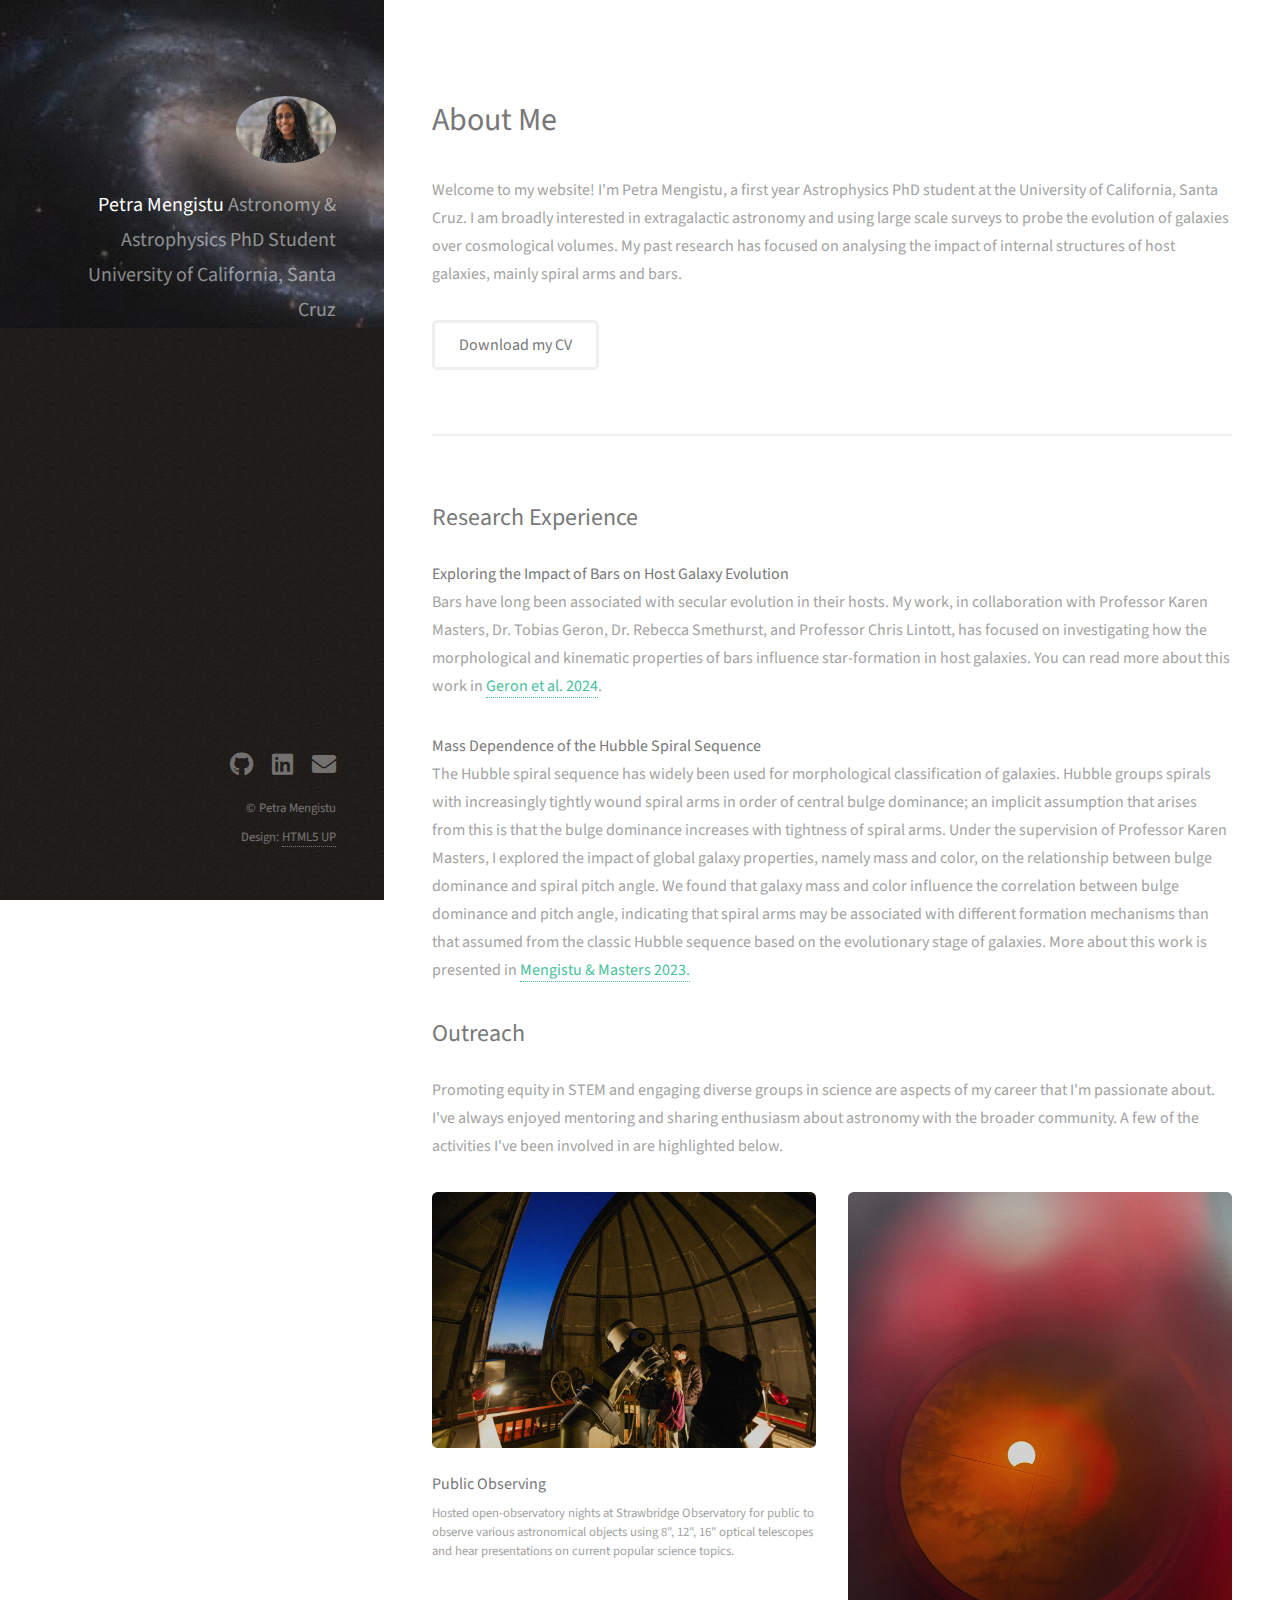
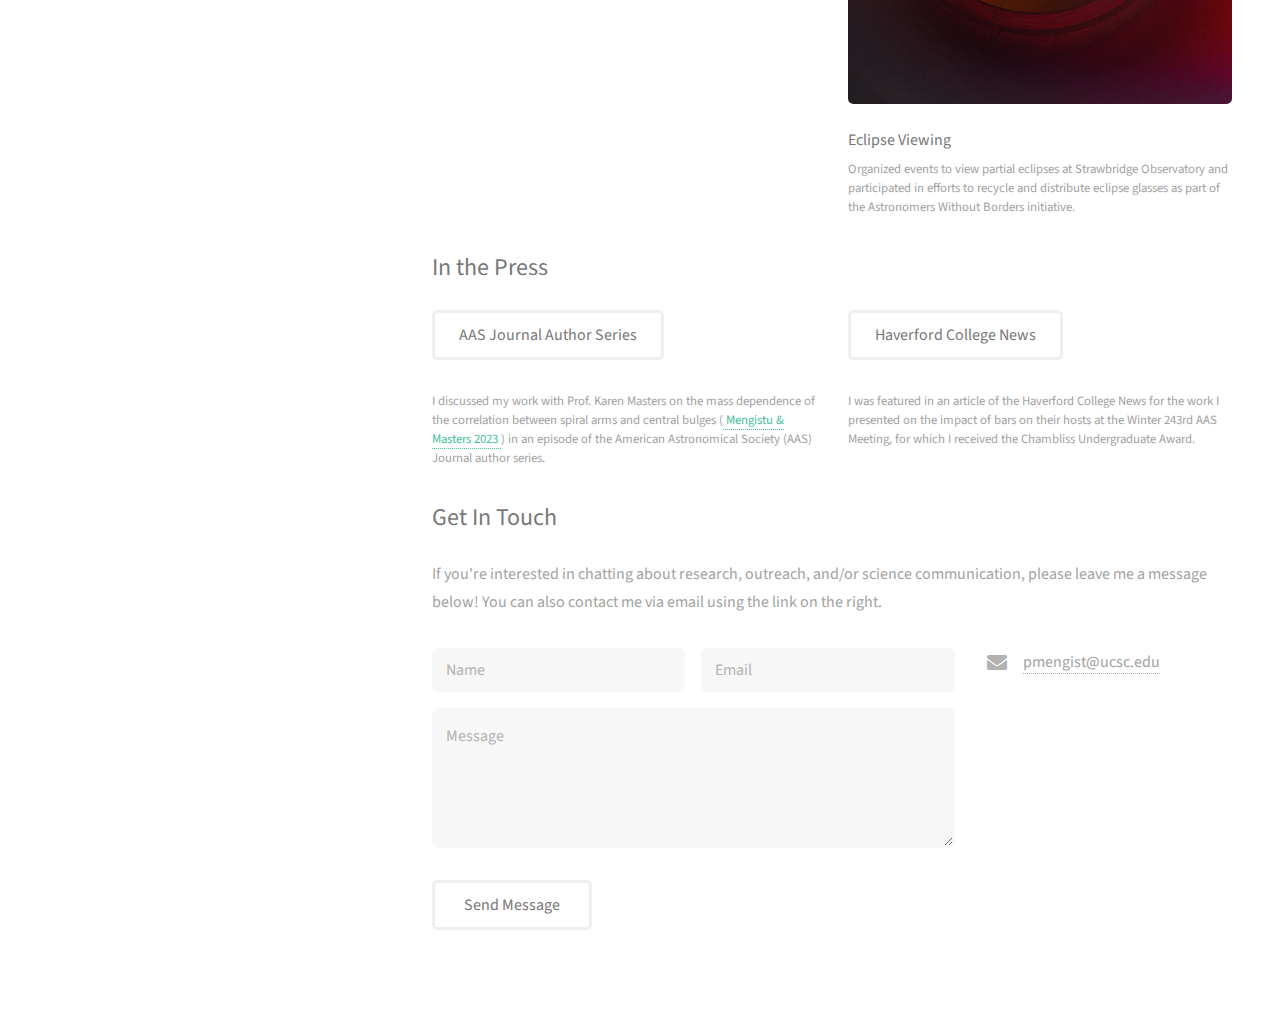
<file: index.html>
<!DOCTYPE HTML>
<!--
	Strata by HTML5 UP
	html5up.net | @ajlkn
	Free for personal and commercial use under the CCA 3.0 license (html5up.net/license)
-->
<html>
	<head>
		<title>Petra Mengistu Website</title>
		<meta charset="utf-8" />
		<meta name="viewport" content="width=device-width, initial-scale=1, user-scalable=no" />
		<link rel="stylesheet" href="assets/css/main.css" />
	</head>
	<body class="is-preload">

		<!-- Header -->
			<header id="header">
				<div class="inner">
					<a href="#" class="image avatar"><img src="images/Petra Mengistu Headshot.jpg" alt="This is a personal headshot of myself." /></a>
					<h1><strong>Petra Mengistu</strong><br />
					Astronomy & Astrophysics PhD Student<br />
					University of California, Santa Cruz </h1>
				</div>
			</header>

		<!-- Main -->
			<div id="main">

				<!-- One -->
					<section id="one">
						<header class="major">
							<h2> About Me <br />
							</h2>
						</header>
						<p>Welcome to my website! I'm Petra Mengistu, a first year Astrophysics PhD student at the University of California, Santa Cruz. I am broadly interested in extragalactic astronomy and using large scale surveys to probe the evolution of galaxies over cosmological volumes. My past research has focused on analysing the impact of internal structures of host galaxies, mainly spiral arms and bars.</p>
						<ul class="actions">
							<li><a href="Petra_Mengistu_CV.pdf" class="button" download="Petra_Mengistu_CV.pdf">Download my CV</a></li>
						</ul>
					</section>

				<!-- Two -->
					<section id="two">
						<h2>Research Experience</h2>
						<p><strong> Exploring the Impact of Bars on Host Galaxy Evolution </strong> <br /> Bars have long been associated with secular evolution in their hosts. My work, in collaboration with Professor Karen Masters, Dr. Tobias Geron, Dr. Rebecca Smethurst, and Professor Chris Lintott, has focused on investigating how the morphological and kinematic properties of bars influence star-formation in host galaxies. You can read more about this work in <a href="https://iopscience.iop.org/article/10.3847/1538-4357/ad66b7">Geron et al. 2024</a>. <p>
						
						<p><strong> Mass Dependence of the Hubble Spiral Sequence </strong> <br /> The Hubble spiral sequence has widely been used for morphological classification of galaxies. Hubble groups spirals with increasingly tightly wound spiral arms in order of central bulge dominance; an implicit assumption that arises from this is that the bulge dominance increases with tightness of spiral arms. Under the supervision of Professor Karen Masters, I explored the impact of global galaxy properties, namely mass and color, on the relationship between bulge dominance and spiral pitch angle. We found that galaxy mass and color influence the correlation between bulge dominance and pitch angle, indicating that spiral arms may be associated with different formation mechanisms than that assumed from the classic Hubble sequence based on the evolutionary stage of galaxies.  More about this work is presented in <a href="https://iopscience.iop.org/article/10.3847/2515-5172/acc032"> Mengistu & Masters 2023. </a><p>
				
				<!-- Three -->	
					<section id="three">
						<h2>Outreach</h2>
						<p> Promoting equity in STEM and engaging diverse groups in science are aspects of my career that I'm passionate about. I've always enjoyed mentoring and sharing enthusiasm about astronomy with the broader community. A few of the activities I've been involved in are highlighted below.<p>	
						<div class="row">
							<article class="col-6 col-12-xsmall work-item">
								<a href="images/fulls/hcpublicobserving.jpg" class="image fit thumb"><img src="images/thumbs/hcpublicobserving.jpg" alt="An image of a public observing night at Strawbridge Observatory, Haverford College." /></a>
								<h3>Public Observing</h3>
								<p>Hosted open-observatory nights at Strawbridge Observatory for public to observe various astronomical objects using 8", 12", 16" optical telescopes and hear presentations on current popular science topics.</p>
							</article>
							<article class="col-6 col-12-xsmall work-item">
								<a href="images/fulls/eclipse_haverford.jpg" class="image fit thumb"><img src="images/thumbs/eclipse_haverford.jpg" alt="An image of the 2024 partial eclipse taken through the finder scope of the 8" telecscope." /></a>
								<h3>Eclipse Viewing</h3>
								<p>Organized events to view partial eclipses at Strawbridge Observatory and participated in efforts to recycle and distribute eclipse glasses as part of the Astronomers Without Borders initiative.</p>
							</article>
							
							
						</div>
					</section>
				<!-- Four -->
					<section id="four">
						<h2>In the Press</h2>	
						<div class="row">
							<article class="col-6 col-12-xsmall work-item">
							<ul class="actions">
									<li><a href="https://www.youtube.com/watch?v=MEKAycr976I" class="button"> AAS Journal Author Series<br> </a></li>
								</ul>
								<p>I discussed my work with Prof. Karen Masters on the mass dependence of the correlation between spiral arms and central bulges (<a href="https://iopscience.iop.org/article/10.3847/2515-5172/acc032"> Mengistu & Masters 2023 </a>) in an episode of the American Astronomical Society (AAS) Journal author series.</p>
							</article>
							<article class="col-6 col-12-xsmall work-item">
								<ul class="actions">
									<li><a href="https://www.haverford.edu/college-communications/news/petra-mengistu-24-wins-prestigious-chambliss-astronomy-achievement" class="button"> Haverford College News </a></li>
								</ul>
								<p> I was featured in an article of the Haverford College News for the work I presented on the impact of bars on their hosts at the Winter 243rd AAS Meeting, for which I received the Chambliss Undergraduate Award. </p>
							</article>

				<!-- Five -->
					<section id="five">
						<h2>Get In Touch</h2>
						<p>If you're interested in chatting about research, outreach, and/or science communication, please leave me a message below! You can also contact me via email using the link on the right. </p>
						<div class="row">
							<div class="col-8 col-12-small">
								<form method="post" action="#">
									<div class="row gtr-uniform gtr-50">
										<div class="col-6 col-12-xsmall"><input type="text" name="name" id="name" placeholder="Name" /></div>
										<div class="col-6 col-12-xsmall"><input type="email" name="email" id="email" placeholder="Email" /></div>
										<div class="col-12"><textarea name="message" id="message" placeholder="Message" rows="4"></textarea></div>
									</div>
								</form>
								<ul class="actions">
									<li><input type="submit" value="Send Message" /></li>
								</ul>
							</div>
							<div class="col-4 col-12-small">
								<ul class="labeled-icons">
									<li>
										<h3 class="icon solid fa-envelope"><span class="label">Email</span></h3>
										<a href="mailto:pmengist@ucsc.edu">pmengist@ucsc.edu</a>
									</li>
								</ul>
							</div>
						</div>
					</section>

				<!-- Four -->
				<!--
					<section id="four">
						<h2>Elements</h2>

						<section>
							<h4>Text</h4>
							<p>This is <b>bold</b> and this is <strong>strong</strong>. This is <i>italic</i> and this is <em>emphasized</em>.
							This is <sup>superscript</sup> text and this is <sub>subscript</sub> text.
							This is <u>underlined</u> and this is code: <code>for (;;) { ... }</code>. Finally, <a href="#">this is a link</a>.</p>
							<hr />
							<header>
								<h4>Heading with a Subtitle</h4>
								<p>Lorem ipsum dolor sit amet nullam id egestas urna aliquam</p>
							</header>
							<p>Nunc lacinia ante nunc ac lobortis. Interdum adipiscing gravida odio porttitor sem non mi integer non faucibus ornare mi ut ante amet placerat aliquet. Volutpat eu sed ante lacinia sapien lorem accumsan varius montes viverra nibh in adipiscing blandit tempus accumsan.</p>
							<header>
								<h5>Heading with a Subtitle</h5>
								<p>Lorem ipsum dolor sit amet nullam id egestas urna aliquam</p>
							</header>
							<p>Nunc lacinia ante nunc ac lobortis. Interdum adipiscing gravida odio porttitor sem non mi integer non faucibus ornare mi ut ante amet placerat aliquet. Volutpat eu sed ante lacinia sapien lorem accumsan varius montes viverra nibh in adipiscing blandit tempus accumsan.</p>
							<hr />
							<h2>Heading Level 2</h2>
							<h3>Heading Level 3</h3>
							<h4>Heading Level 4</h4>
							<h5>Heading Level 5</h5>
							<h6>Heading Level 6</h6>
							<hr />
							<h5>Blockquote</h5>
							<blockquote>Fringilla nisl. Donec accumsan interdum nisi, quis tincidunt felis sagittis eget tempus euismod. Vestibulum ante ipsum primis in faucibus vestibulum. Blandit adipiscing eu felis iaculis volutpat ac adipiscing accumsan faucibus. Vestibulum ante ipsum primis in faucibus lorem ipsum dolor sit amet nullam adipiscing eu felis.</blockquote>
							<h5>Preformatted</h5>
							<pre><code>i = 0;

while (!deck.isInOrder()) {
print 'Iteration ' + i;
deck.shuffle();
i++;
}

print 'It took ' + i + ' iterations to sort the deck.';</code></pre>
						</section>

						<section>
							<h4>Lists</h4>
							<div class="row">
								<div class="col-6 col-12-xsmall">
									<h5>Unordered</h5>
									<ul>
										<li>Dolor pulvinar etiam magna etiam.</li>
										<li>Sagittis adipiscing lorem eleifend.</li>
										<li>Felis enim feugiat dolore viverra.</li>
									</ul>
									<h5>Alternate</h5>
									<ul class="alt">
										<li>Dolor pulvinar etiam magna etiam.</li>
										<li>Sagittis adipiscing lorem eleifend.</li>
										<li>Felis enim feugiat dolore viverra.</li>
									</ul>
								</div>
								<div class="col-6 col-12-xsmall">
									<h5>Ordered</h5>
									<ol>
										<li>Dolor pulvinar etiam magna etiam.</li>
										<li>Etiam vel felis at lorem sed viverra.</li>
										<li>Felis enim feugiat dolore viverra.</li>
										<li>Dolor pulvinar etiam magna etiam.</li>
										<li>Etiam vel felis at lorem sed viverra.</li>
										<li>Felis enim feugiat dolore viverra.</li>
									</ol>
									<h5>Icons</h5>
									<ul class="icons">
										<li><a href="#" class="icon brands fa-twitter"><span class="label">Twitter</span></a></li>
										<li><a href="#" class="icon brands fa-facebook-f"><span class="label">Facebook</span></a></li>
										<li><a href="#" class="icon brands fa-instagram"><span class="label">Instagram</span></a></li>
										<li><a href="#" class="icon brands fa-github"><span class="label">Github</span></a></li>
										<li><a href="#" class="icon brands fa-dribbble"><span class="label">Dribbble</span></a></li>
										<li><a href="#" class="icon brands fa-tumblr"><span class="label">Tumblr</span></a></li>
									</ul>
								</div>
							</div>
							<h5>Actions</h5>
							<ul class="actions">
								<li><a href="#" class="button primary">Default</a></li>
								<li><a href="#" class="button">Default</a></li>
							</ul>
							<ul class="actions small">
								<li><a href="#" class="button primary small">Small</a></li>
								<li><a href="#" class="button small">Small</a></li>
							</ul>
							<div class="row">
								<div class="col-6 col-12-small">
									<ul class="actions stacked">
										<li><a href="#" class="button primary">Default</a></li>
										<li><a href="#" class="button">Default</a></li>
									</ul>
								</div>
								<div class="col-6 col-12-small">
									<ul class="actions stacked">
										<li><a href="#" class="button primary small">Small</a></li>
										<li><a href="#" class="button small">Small</a></li>
									</ul>
								</div>
								<div class="col-6 col-12-small">
									<ul class="actions stacked">
										<li><a href="#" class="button primary fit">Default</a></li>
										<li><a href="#" class="button fit">Default</a></li>
									</ul>
								</div>
								<div class="col-6 col-12-small">
									<ul class="actions stacked">
										<li><a href="#" class="button primary small fit">Small</a></li>
										<li><a href="#" class="button small fit">Small</a></li>
									</ul>
								</div>
							</div>
						</section>

						<section>
							<h4>Table</h4>
							<h5>Default</h5>
							<div class="table-wrapper">
								<table>
									<thead>
										<tr>
											<th>Name</th>
											<th>Description</th>
											<th>Price</th>
										</tr>
									</thead>
									<tbody>
										<tr>
											<td>Item One</td>
											<td>Ante turpis integer aliquet porttitor.</td>
											<td>29.99</td>
										</tr>
										<tr>
											<td>Item Two</td>
											<td>Vis ac commodo adipiscing arcu aliquet.</td>
											<td>19.99</td>
										</tr>
										<tr>
											<td>Item Three</td>
											<td> Morbi faucibus arcu accumsan lorem.</td>
											<td>29.99</td>
										</tr>
										<tr>
											<td>Item Four</td>
											<td>Vitae integer tempus condimentum.</td>
											<td>19.99</td>
										</tr>
										<tr>
											<td>Item Five</td>
											<td>Ante turpis integer aliquet porttitor.</td>
											<td>29.99</td>
										</tr>
									</tbody>
									<tfoot>
										<tr>
											<td colspan="2"></td>
											<td>100.00</td>
										</tr>
									</tfoot>
								</table>
							</div>

							<h5>Alternate</h5>
							<div class="table-wrapper">
								<table class="alt">
									<thead>
										<tr>
											<th>Name</th>
											<th>Description</th>
											<th>Price</th>
										</tr>
									</thead>
									<tbody>
										<tr>
											<td>Item One</td>
											<td>Ante turpis integer aliquet porttitor.</td>
											<td>29.99</td>
										</tr>
										<tr>
											<td>Item Two</td>
											<td>Vis ac commodo adipiscing arcu aliquet.</td>
											<td>19.99</td>
										</tr>
										<tr>
											<td>Item Three</td>
											<td> Morbi faucibus arcu accumsan lorem.</td>
											<td>29.99</td>
										</tr>
										<tr>
											<td>Item Four</td>
											<td>Vitae integer tempus condimentum.</td>
											<td>19.99</td>
										</tr>
										<tr>
											<td>Item Five</td>
											<td>Ante turpis integer aliquet porttitor.</td>
											<td>29.99</td>
										</tr>
									</tbody>
									<tfoot>
										<tr>
											<td colspan="2"></td>
											<td>100.00</td>
										</tr>
									</tfoot>
								</table>
							</div>
						</section>

						<section>
							<h4>Buttons</h4>
							<ul class="actions">
								<li><a href="#" class="button primary">Primary</a></li>
								<li><a href="#" class="button">Default</a></li>
							</ul>
							<ul class="actions">
								<li><a href="#" class="button large">Large</a></li>
								<li><a href="#" class="button">Default</a></li>
								<li><a href="#" class="button small">Small</a></li>
							</ul>
							<ul class="actions fit">
								<li><a href="#" class="button primary fit">Fit</a></li>
								<li><a href="#" class="button fit">Fit</a></li>
							</ul>
							<ul class="actions fit small">
								<li><a href="#" class="button primary fit small">Fit + Small</a></li>
								<li><a href="#" class="button fit small">Fit + Small</a></li>
							</ul>
							<ul class="actions">
								<li><a href="#" class="button primary icon solid fa-download">Icon</a></li>
								<li><a href="#" class="button icon solid fa-download">Icon</a></li>
							</ul>
							<ul class="actions">
								<li><span class="button primary disabled">Primary</span></li>
								<li><span class="button disabled">Default</span></li>
							</ul>
						</section>

						<section>
							<h4>Form</h4>
							<form method="post" action="#">
								<div class="row gtr-uniform gtr-50">
									<div class="col-6 col-12-xsmall">
										<input type="text" name="demo-name" id="demo-name" value="" placeholder="Name" />
									</div>
									<div class="col-6 col-12-xsmall">
										<input type="email" name="demo-email" id="demo-email" value="" placeholder="Email" />
									</div>
									<div class="col-12">
										<select name="demo-category" id="demo-category">
											<option value="">- Category -</option>
											<option value="1">Manufacturing</option>
											<option value="1">Shipping</option>
											<option value="1">Administration</option>
											<option value="1">Human Resources</option>
										</select>
									</div>
									<div class="col-4 col-12-small">
										<input type="radio" id="demo-priority-low" name="demo-priority" checked>
										<label for="demo-priority-low">Low Priority</label>
									</div>
									<div class="col-4 col-12-small">
										<input type="radio" id="demo-priority-normal" name="demo-priority">
										<label for="demo-priority-normal">Normal Priority</label>
									</div>
									<div class="col-4 col-12-small">
										<input type="radio" id="demo-priority-high" name="demo-priority">
										<label for="demo-priority-high">High Priority</label>
									</div>
									<div class="col-6 col-12-small">
										<input type="checkbox" id="demo-copy" name="demo-copy">
										<label for="demo-copy">Email me a copy of this message</label>
									</div>
									<div class="col-6 col-12-small">
										<input type="checkbox" id="demo-human" name="demo-human" checked>
										<label for="demo-human">I am a human and not a robot</label>
									</div>
									<div class="col-12">
										<textarea name="demo-message" id="demo-message" placeholder="Enter your message" rows="6"></textarea>
									</div>
									<div class="col-12">
										<ul class="actions">
											<li><input type="submit" value="Send Message" class="primary" /></li>
											<li><input type="reset" value="Reset" /></li>
										</ul>
									</div>
								</div>
							</form>
						</section>

						<section>
							<h4>Image</h4>
							<h5>Fit</h5>
							<div class="box alt">
								<div class="row gtr-50 gtr-uniform">
									<div class="col-12"><span class="image fit"><img src="images/fulls/05.jpg" alt="" /></span></div>
									<div class="col-4"><span class="image fit"><img src="images/thumbs/01.jpg" alt="" /></span></div>
									<div class="col-4"><span class="image fit"><img src="images/thumbs/02.jpg" alt="" /></span></div>
									<div class="col-4"><span class="image fit"><img src="images/thumbs/03.jpg" alt="" /></span></div>
									<div class="col-4"><span class="image fit"><img src="images/thumbs/04.jpg" alt="" /></span></div>
									<div class="col-4"><span class="image fit"><img src="images/thumbs/05.jpg" alt="" /></span></div>
									<div class="col-4"><span class="image fit"><img src="images/thumbs/06.jpg" alt="" /></span></div>
									<div class="col-4"><span class="image fit"><img src="images/thumbs/03.jpg" alt="" /></span></div>
									<div class="col-4"><span class="image fit"><img src="images/thumbs/02.jpg" alt="" /></span></div>
									<div class="col-4"><span class="image fit"><img src="images/thumbs/01.jpg" alt="" /></span></div>
								</div>
							</div>
							<h5>Left &amp; Right</h5>
							<p><span class="image left"><img src="images/avatar.jpg" alt="" /></span>Fringilla nisl. Donec accumsan interdum nisi, quis tincidunt felis sagittis eget. tempus euismod. Vestibulum ante ipsum primis in faucibus vestibulum. Blandit adipiscing eu felis iaculis volutpat ac adipiscing accumsan eu faucibus. Integer ac pellentesque praesent tincidunt felis sagittis eget. tempus euismod. Vestibulum ante ipsum primis in faucibus vestibulum. Blandit adipiscing eu felis iaculis volutpat ac adipiscing accumsan eu faucibus. Integer ac pellentesque praesent. Donec accumsan interdum nisi, quis tincidunt felis sagittis eget. tempus euismod. Vestibulum ante ipsum primis in faucibus vestibulum. Blandit adipiscing eu felis iaculis volutpat ac adipiscing accumsan eu faucibus. Integer ac pellentesque praesent tincidunt felis sagittis eget. tempus euismod. Vestibulum ante ipsum primis in faucibus vestibulum. Blandit adipiscing eu felis iaculis volutpat ac adipiscing accumsan eu faucibus. Integer ac pellentesque praesent.</p>
							<p><span class="image right"><img src="images/avatar.jpg" alt="" /></span>Fringilla nisl. Donec accumsan interdum nisi, quis tincidunt felis sagittis eget. tempus euismod. Vestibulum ante ipsum primis in faucibus vestibulum. Blandit adipiscing eu felis iaculis volutpat ac adipiscing accumsan eu faucibus. Integer ac pellentesque praesent tincidunt felis sagittis eget. tempus euismod. Vestibulum ante ipsum primis in faucibus vestibulum. Blandit adipiscing eu felis iaculis volutpat ac adipiscing accumsan eu faucibus. Integer ac pellentesque praesent. Donec accumsan interdum nisi, quis tincidunt felis sagittis eget. tempus euismod. Vestibulum ante ipsum primis in faucibus vestibulum. Blandit adipiscing eu felis iaculis volutpat ac adipiscing accumsan eu faucibus. Integer ac pellentesque praesent tincidunt felis sagittis eget. tempus euismod. Vestibulum ante ipsum primis in faucibus vestibulum. Blandit adipiscing eu felis iaculis volutpat ac adipiscing accumsan eu faucibus. Integer ac pellentesque praesent.</p>
						</section>

					</section>
				-->

			</div>

		<!-- Footer -->
			<footer id="footer">
				<div class="inner">
					<ul class="icons">
						
						<li><a href="https://github.com/PetraMengistu" class="icon brands fa-github"><span class="label">Github</span></a></li>
						<li><a href="https://linkedin.com/in/petra-mengistu-961b05339" class="icon brands fa-linkedin"><span class="label">LinkedIn</span></a></li>
						<li><a href="mailto:pmengist@ucsc.edu" class="icon solid fa-envelope"><span class="label">Email</span></a></li>
					</ul>
					<ul class="copyright">
						<li>&copy; Petra Mengistu</li><li>Design: <a href="http://html5up.net">HTML5 UP</a></li>
					</ul>
				</div>
			</footer>

		<!-- Scripts -->
			<script src="assets/js/jquery.min.js"></script>
			<script src="assets/js/jquery.poptrox.min.js"></script>
			<script src="assets/js/browser.min.js"></script>
			<script src="assets/js/breakpoints.min.js"></script>
			<script src="assets/js/util.js"></script>
			<script src="assets/js/main.js"></script>

	</body>
</html>
</file>
<file: assets/css/main.css>
@import url("fontawesome-all.min.css");
@import url("https://fonts.googleapis.com/css?family=Source+Sans+Pro:400,400italic");

/*
	Strata by HTML5 UP
	html5up.net | @ajlkn
	Free for personal and commercial use under the CCA 3.0 license (html5up.net/license)
*/

html, body, div, span, applet, object,
iframe, h1, h2, h3, h4, h5, h6, p, blockquote,
pre, a, abbr, acronym, address, big, cite,
code, del, dfn, em, img, ins, kbd, q, s, samp,
small, strike, strong, sub, sup, tt, var, b,
u, i, center, dl, dt, dd, ol, ul, li, fieldset,
form, label, legend, table, caption, tbody,
tfoot, thead, tr, th, td, article, aside,
canvas, details, embed, figure, figcaption,
footer, header, hgroup, menu, nav, output, ruby,
section, summary, time, mark, audio, video {
	margin: 0;
	padding: 0;
	border: 0;
	font-size: 100%;
	font: inherit;
	vertical-align: baseline;}

article, aside, details, figcaption, figure,
footer, header, hgroup, menu, nav, section {
	display: block;}

body {
	line-height: 1;
}

ol, ul {
	list-style: none;
}

blockquote, q {
	quotes: none;
}

	blockquote:before, blockquote:after, q:before, q:after {
		content: '';
		content: none;
	}

table {
	border-collapse: collapse;
	border-spacing: 0;
}

body {
	-webkit-text-size-adjust: none;
}

mark {
	background-color: transparent;
	color: inherit;
}

input::-moz-focus-inner {
	border: 0;
	padding: 0;
}

input, select, textarea {
	-moz-appearance: none;
	-webkit-appearance: none;
	-ms-appearance: none;
	appearance: none;
}

/* Basic */

	html {
		box-sizing: border-box;
	}

	*, *:before, *:after {
		box-sizing: inherit;
	}

	body {
		background: #fff;
	}

		body.is-preload *, body.is-preload *:before, body.is-preload *:after {
			-moz-animation: none !important;
			-webkit-animation: none !important;
			-ms-animation: none !important;
			animation: none !important;
			-moz-transition: none !important;
			-webkit-transition: none !important;
			-ms-transition: none !important;
			transition: none !important;
		}

	body, input, select, textarea {
		color: #a2a2a2;
		font-family: "Source Sans Pro", Helvetica, sans-serif;
		font-size: 16pt;
		font-weight: 400;
		line-height: 1.75em;
	}

	a {
		-moz-transition: color 0.2s ease-in-out, border-color 0.2s ease-in-out;
		-webkit-transition: color 0.2s ease-in-out, border-color 0.2s ease-in-out;
		-ms-transition: color 0.2s ease-in-out, border-color 0.2s ease-in-out;
		transition: color 0.2s ease-in-out, border-color 0.2s ease-in-out;
		border-bottom: dotted 1px;
		color: #49bf9d;
		text-decoration: none;
	}

		a:hover {
			border-bottom-color: transparent;
			color: #49bf9d !important;
			text-decoration: none;
		}

	strong, b {
		color: #787878;
		font-weight: 400;
	}

	em, i {
		font-style: italic;
	}

	p {
		margin: 0 0 2em 0;
	}

	h1, h2, h3, h4, h5, h6 {
		color: #787878;
		font-weight: 400;
		line-height: 1em;
		margin: 0 0 1em 0;
	}

		h1 a, h2 a, h3 a, h4 a, h5 a, h6 a {
			color: inherit;
			text-decoration: none;
		}

	h1 {
		font-size: 2em;
		line-height: 1.5em;
	}

	h2 {
		font-size: 1.5em;
		line-height: 1.5em;
	}

	h3 {
		font-size: 1.25em;
		line-height: 1.5em;
	}

	h4 {
		font-size: 1.1em;
		line-height: 1.5em;
	}

	h5 {
		font-size: 0.9em;
		line-height: 1.5em;
	}

	h6 {
		font-size: 0.7em;
		line-height: 1.5em;
	}

	sub {
		font-size: 0.8em;
		position: relative;
		top: 0.5em;
	}

	sup {
		font-size: 0.8em;
		position: relative;
		top: -0.5em;
	}

	hr {
		border: 0;
		border-bottom: solid 2px #efefef;
		margin: 2em 0;
	}

		hr.major {
			margin: 3em 0;
		}

	blockquote {
		border-left: solid 6px #efefef;
		font-style: italic;
		margin: 0 0 2em 0;
		padding: 0.5em 0 0.5em 1.5em;
	}

	code {
		background: #f7f7f7;
		border-radius: 0.35em;
		border: solid 2px #efefef;
		font-family: "Courier New", monospace;
		font-size: 0.9em;
		margin: 0 0.25em;
		padding: 0.25em 0.65em;
	}

	pre {
		-webkit-overflow-scrolling: touch;
		font-family: "Courier New", monospace;
		font-size: 0.9em;
		margin: 0 0 2em 0;
	}

		pre code {
			display: block;
			line-height: 1.75em;
			padding: 1em 1.5em;
			overflow-x: auto;
		}

	.align-left {
		text-align: left;
	}

	.align-center {
		text-align: center;
	}

	.align-right {
		text-align: right;
	}

/* Container */

	.container {
		margin: 0 auto;
		max-width: calc(100% - 4em);
		width: 100%;
	}

		.container.xsmall {
			width: 25%;
		}

		.container.small {
			width: 50%;
		}

		.container.medium {
			width: 75%;
		}

		.container.large {
			width: 125%;
		}

		.container.xlarge {
			width: 150%;
		}

		.container.max {
			width: 100%;
		}

		@media screen and (max-width: 980px) {

			.container {
				width: 100% !important;
				max-width: 100% !important;
			}

		}

		@media screen and (max-width: 480px) {

			.container {
				max-width: calc(100% - 3em);
			}

		}

/* Row */

	.row {
		display: flex;
		flex-wrap: wrap;
		box-sizing: border-box;
		align-items: stretch;
	}

		.row > * {
			box-sizing: border-box;
		}

		.row.gtr-uniform > * > :last-child {
			margin-bottom: 0;
		}

		.row.aln-left {
			justify-content: flex-start;
		}

		.row.aln-center {
			justify-content: center;
		}

		.row.aln-right {
			justify-content: flex-end;
		}

		.row.aln-top {
			align-items: flex-start;
		}

		.row.aln-middle {
			align-items: center;
		}

		.row.aln-bottom {
			align-items: flex-end;
		}

		.row > .imp {
			order: -1;
		}

		.row > .col-1 {
			width: 8.33333%;
		}

		.row > .off-1 {
			margin-left: 8.33333%;
		}

		.row > .col-2 {
			width: 16.66667%;
		}

		.row > .off-2 {
			margin-left: 16.66667%;
		}

		.row > .col-3 {
			width: 25%;
		}

		.row > .off-3 {
			margin-left: 25%;
		}

		.row > .col-4 {
			width: 33.33333%;
		}

		.row > .off-4 {
			margin-left: 33.33333%;
		}

		.row > .col-5 {
			width: 41.66667%;
		}

		.row > .off-5 {
			margin-left: 41.66667%;
		}

		.row > .col-6 {
			width: 50%;
		}

		.row > .off-6 {
			margin-left: 50%;
		}

		.row > .col-7 {
			width: 58.33333%;
		}

		.row > .off-7 {
			margin-left: 58.33333%;
		}

		.row > .col-8 {
			width: 66.66667%;
		}

		.row > .off-8 {
			margin-left: 66.66667%;
		}

		.row > .col-9 {
			width: 75%;
		}

		.row > .off-9 {
			margin-left: 75%;
		}

		.row > .col-10 {
			width: 83.33333%;
		}

		.row > .off-10 {
			margin-left: 83.33333%;
		}

		.row > .col-11 {
			width: 91.66667%;
		}

		.row > .off-11 {
			margin-left: 91.66667%;
		}

		.row > .col-12 {
			width: 100%;
		}

		.row > .off-12 {
			margin-left: 100%;
		}

		.row.gtr-0 {
			margin-top: 0;
			margin-left: 0em;
		}

			.row.gtr-0 > * {
				padding: 0 0 0 0em;
			}

			.row.gtr-0.gtr-uniform {
				margin-top: 0em;
			}

				.row.gtr-0.gtr-uniform > * {
					padding-top: 0em;
				}

		.row.gtr-25 {
			margin-top: 0;
			margin-left: -0.625em;
		}

			.row.gtr-25 > * {
				padding: 0 0 0 0.625em;
			}

			.row.gtr-25.gtr-uniform {
				margin-top: -0.625em;
			}

				.row.gtr-25.gtr-uniform > * {
					padding-top: 0.625em;
				}

		.row.gtr-50 {
			margin-top: 0;
			margin-left: -1.25em;
		}

			.row.gtr-50 > * {
				padding: 0 0 0 1.25em;
			}

			.row.gtr-50.gtr-uniform {
				margin-top: -1.25em;
			}

				.row.gtr-50.gtr-uniform > * {
					padding-top: 1.25em;
				}

		.row {
			margin-top: 0;
			margin-left: -2.5em;
		}

			.row > * {
				padding: 0 0 0 2.5em;
			}

			.row.gtr-uniform {
				margin-top: -2.5em;
			}

				.row.gtr-uniform > * {
					padding-top: 2.5em;
				}

		.row.gtr-150 {
			margin-top: 0;
			margin-left: -3.75em;
		}

			.row.gtr-150 > * {
				padding: 0 0 0 3.75em;
			}

			.row.gtr-150.gtr-uniform {
				margin-top: -3.75em;
			}

				.row.gtr-150.gtr-uniform > * {
					padding-top: 3.75em;
				}

		.row.gtr-200 {
			margin-top: 0;
			margin-left: -5em;
		}

			.row.gtr-200 > * {
				padding: 0 0 0 5em;
			}

			.row.gtr-200.gtr-uniform {
				margin-top: -5em;
			}

				.row.gtr-200.gtr-uniform > * {
					padding-top: 5em;
				}

		@media screen and (max-width: 1800px) {

			.row {
				display: flex;
				flex-wrap: wrap;
				box-sizing: border-box;
				align-items: stretch;
			}

				.row > * {
					box-sizing: border-box;
				}

				.row.gtr-uniform > * > :last-child {
					margin-bottom: 0;
				}

				.row.aln-left {
					justify-content: flex-start;
				}

				.row.aln-center {
					justify-content: center;
				}

				.row.aln-right {
					justify-content: flex-end;
				}

				.row.aln-top {
					align-items: flex-start;
				}

				.row.aln-middle {
					align-items: center;
				}

				.row.aln-bottom {
					align-items: flex-end;
				}

				.row > .imp-xlarge {
					order: -1;
				}

				.row > .col-1-xlarge {
					width: 8.33333%;
				}

				.row > .off-1-xlarge {
					margin-left: 8.33333%;
				}

				.row > .col-2-xlarge {
					width: 16.66667%;
				}

				.row > .off-2-xlarge {
					margin-left: 16.66667%;
				}

				.row > .col-3-xlarge {
					width: 25%;
				}

				.row > .off-3-xlarge {
					margin-left: 25%;
				}

				.row > .col-4-xlarge {
					width: 33.33333%;
				}

				.row > .off-4-xlarge {
					margin-left: 33.33333%;
				}

				.row > .col-5-xlarge {
					width: 41.66667%;
				}

				.row > .off-5-xlarge {
					margin-left: 41.66667%;
				}

				.row > .col-6-xlarge {
					width: 50%;
				}

				.row > .off-6-xlarge {
					margin-left: 50%;
				}

				.row > .col-7-xlarge {
					width: 58.33333%;
				}

				.row > .off-7-xlarge {
					margin-left: 58.33333%;
				}

				.row > .col-8-xlarge {
					width: 66.66667%;
				}

				.row > .off-8-xlarge {
					margin-left: 66.66667%;
				}

				.row > .col-9-xlarge {
					width: 75%;
				}

				.row > .off-9-xlarge {
					margin-left: 75%;
				}

				.row > .col-10-xlarge {
					width: 83.33333%;
				}

				.row > .off-10-xlarge {
					margin-left: 83.33333%;
				}

				.row > .col-11-xlarge {
					width: 91.66667%;
				}

				.row > .off-11-xlarge {
					margin-left: 91.66667%;
				}

				.row > .col-12-xlarge {
					width: 100%;
				}

				.row > .off-12-xlarge {
					margin-left: 100%;
				}

				.row.gtr-0 {
					margin-top: 0;
					margin-left: 0em;
				}

					.row.gtr-0 > * {
						padding: 0 0 0 0em;
					}

					.row.gtr-0.gtr-uniform {
						margin-top: 0em;
					}

						.row.gtr-0.gtr-uniform > * {
							padding-top: 0em;
						}

				.row.gtr-25 {
					margin-top: 0;
					margin-left: -0.625em;
				}

					.row.gtr-25 > * {
						padding: 0 0 0 0.625em;
					}

					.row.gtr-25.gtr-uniform {
						margin-top: -0.625em;
					}

						.row.gtr-25.gtr-uniform > * {
							padding-top: 0.625em;
						}

				.row.gtr-50 {
					margin-top: 0;
					margin-left: -1.25em;
				}

					.row.gtr-50 > * {
						padding: 0 0 0 1.25em;
					}

					.row.gtr-50.gtr-uniform {
						margin-top: -1.25em;
					}

						.row.gtr-50.gtr-uniform > * {
							padding-top: 1.25em;
						}

				.row {
					margin-top: 0;
					margin-left: -2.5em;
				}

					.row > * {
						padding: 0 0 0 2.5em;
					}

					.row.gtr-uniform {
						margin-top: -2.5em;
					}

						.row.gtr-uniform > * {
							padding-top: 2.5em;
						}

				.row.gtr-150 {
					margin-top: 0;
					margin-left: -3.75em;
				}

					.row.gtr-150 > * {
						padding: 0 0 0 3.75em;
					}

					.row.gtr-150.gtr-uniform {
						margin-top: -3.75em;
					}

						.row.gtr-150.gtr-uniform > * {
							padding-top: 3.75em;
						}

				.row.gtr-200 {
					margin-top: 0;
					margin-left: -5em;
				}

					.row.gtr-200 > * {
						padding: 0 0 0 5em;
					}

					.row.gtr-200.gtr-uniform {
						margin-top: -5em;
					}

						.row.gtr-200.gtr-uniform > * {
							padding-top: 5em;
						}

		}

		@media screen and (max-width: 1280px) {

			.row {
				display: flex;
				flex-wrap: wrap;
				box-sizing: border-box;
				align-items: stretch;
			}

				.row > * {
					box-sizing: border-box;
				}

				.row.gtr-uniform > * > :last-child {
					margin-bottom: 0;
				}

				.row.aln-left {
					justify-content: flex-start;
				}

				.row.aln-center {
					justify-content: center;
				}

				.row.aln-right {
					justify-content: flex-end;
				}

				.row.aln-top {
					align-items: flex-start;
				}

				.row.aln-middle {
					align-items: center;
				}

				.row.aln-bottom {
					align-items: flex-end;
				}

				.row > .imp-large {
					order: -1;
				}

				.row > .col-1-large {
					width: 8.33333%;
				}

				.row > .off-1-large {
					margin-left: 8.33333%;
				}

				.row > .col-2-large {
					width: 16.66667%;
				}

				.row > .off-2-large {
					margin-left: 16.66667%;
				}

				.row > .col-3-large {
					width: 25%;
				}

				.row > .off-3-large {
					margin-left: 25%;
				}

				.row > .col-4-large {
					width: 33.33333%;
				}

				.row > .off-4-large {
					margin-left: 33.33333%;
				}

				.row > .col-5-large {
					width: 41.66667%;
				}

				.row > .off-5-large {
					margin-left: 41.66667%;
				}

				.row > .col-6-large {
					width: 50%;
				}

				.row > .off-6-large {
					margin-left: 50%;
				}

				.row > .col-7-large {
					width: 58.33333%;
				}

				.row > .off-7-large {
					margin-left: 58.33333%;
				}

				.row > .col-8-large {
					width: 66.66667%;
				}

				.row > .off-8-large {
					margin-left: 66.66667%;
				}

				.row > .col-9-large {
					width: 75%;
				}

				.row > .off-9-large {
					margin-left: 75%;
				}

				.row > .col-10-large {
					width: 83.33333%;
				}

				.row > .off-10-large {
					margin-left: 83.33333%;
				}

				.row > .col-11-large {
					width: 91.66667%;
				}

				.row > .off-11-large {
					margin-left: 91.66667%;
				}

				.row > .col-12-large {
					width: 100%;
				}

				.row > .off-12-large {
					margin-left: 100%;
				}

				.row.gtr-0 {
					margin-top: 0;
					margin-left: 0em;
				}

					.row.gtr-0 > * {
						padding: 0 0 0 0em;
					}

					.row.gtr-0.gtr-uniform {
						margin-top: 0em;
					}

						.row.gtr-0.gtr-uniform > * {
							padding-top: 0em;
						}

				.row.gtr-25 {
					margin-top: 0;
					margin-left: -0.5em;
				}

					.row.gtr-25 > * {
						padding: 0 0 0 0.5em;
					}

					.row.gtr-25.gtr-uniform {
						margin-top: -0.5em;
					}

						.row.gtr-25.gtr-uniform > * {
							padding-top: 0.5em;
						}

				.row.gtr-50 {
					margin-top: 0;
					margin-left: -1em;
				}

					.row.gtr-50 > * {
						padding: 0 0 0 1em;
					}

					.row.gtr-50.gtr-uniform {
						margin-top: -1em;
					}

						.row.gtr-50.gtr-uniform > * {
							padding-top: 1em;
						}

				.row {
					margin-top: 0;
					margin-left: -2em;
				}

					.row > * {
						padding: 0 0 0 2em;
					}

					.row.gtr-uniform {
						margin-top: -2em;
					}

						.row.gtr-uniform > * {
							padding-top: 2em;
						}

				.row.gtr-150 {
					margin-top: 0;
					margin-left: -3em;
				}

					.row.gtr-150 > * {
						padding: 0 0 0 3em;
					}

					.row.gtr-150.gtr-uniform {
						margin-top: -3em;
					}

						.row.gtr-150.gtr-uniform > * {
							padding-top: 3em;
						}

				.row.gtr-200 {
					margin-top: 0;
					margin-left: -4em;
				}

					.row.gtr-200 > * {
						padding: 0 0 0 4em;
					}

					.row.gtr-200.gtr-uniform {
						margin-top: -4em;
					}

						.row.gtr-200.gtr-uniform > * {
							padding-top: 4em;
						}

		}

		@media screen and (max-width: 980px) {

			.row {
				display: flex;
				flex-wrap: wrap;
				box-sizing: border-box;
				align-items: stretch;
			}

				.row > * {
					box-sizing: border-box;
				}

				.row.gtr-uniform > * > :last-child {
					margin-bottom: 0;
				}

				.row.aln-left {
					justify-content: flex-start;
				}

				.row.aln-center {
					justify-content: center;
				}

				.row.aln-right {
					justify-content: flex-end;
				}

				.row.aln-top {
					align-items: flex-start;
				}

				.row.aln-middle {
					align-items: center;
				}

				.row.aln-bottom {
					align-items: flex-end;
				}

				.row > .imp-medium {
					order: -1;
				}

				.row > .col-1-medium {
					width: 8.33333%;
				}

				.row > .off-1-medium {
					margin-left: 8.33333%;
				}

				.row > .col-2-medium {
					width: 16.66667%;
				}

				.row > .off-2-medium {
					margin-left: 16.66667%;
				}

				.row > .col-3-medium {
					width: 25%;
				}

				.row > .off-3-medium {
					margin-left: 25%;
				}

				.row > .col-4-medium {
					width: 33.33333%;
				}

				.row > .off-4-medium {
					margin-left: 33.33333%;
				}

				.row > .col-5-medium {
					width: 41.66667%;
				}

				.row > .off-5-medium {
					margin-left: 41.66667%;
				}

				.row > .col-6-medium {
					width: 50%;
				}

				.row > .off-6-medium {
					margin-left: 50%;
				}

				.row > .col-7-medium {
					width: 58.33333%;
				}

				.row > .off-7-medium {
					margin-left: 58.33333%;
				}

				.row > .col-8-medium {
					width: 66.66667%;
				}

				.row > .off-8-medium {
					margin-left: 66.66667%;
				}

				.row > .col-9-medium {
					width: 75%;
				}

				.row > .off-9-medium {
					margin-left: 75%;
				}

				.row > .col-10-medium {
					width: 83.33333%;
				}

				.row > .off-10-medium {
					margin-left: 83.33333%;
				}

				.row > .col-11-medium {
					width: 91.66667%;
				}

				.row > .off-11-medium {
					margin-left: 91.66667%;
				}

				.row > .col-12-medium {
					width: 100%;
				}

				.row > .off-12-medium {
					margin-left: 100%;
				}

				.row.gtr-0 {
					margin-top: 0;
					margin-left: 0em;
				}

					.row.gtr-0 > * {
						padding: 0 0 0 0em;
					}

					.row.gtr-0.gtr-uniform {
						margin-top: 0em;
					}

						.row.gtr-0.gtr-uniform > * {
							padding-top: 0em;
						}

				.row.gtr-25 {
					margin-top: 0;
					margin-left: -0.5em;
				}

					.row.gtr-25 > * {
						padding: 0 0 0 0.5em;
					}

					.row.gtr-25.gtr-uniform {
						margin-top: -0.5em;
					}

						.row.gtr-25.gtr-uniform > * {
							padding-top: 0.5em;
						}

				.row.gtr-50 {
					margin-top: 0;
					margin-left: -1em;
				}

					.row.gtr-50 > * {
						padding: 0 0 0 1em;
					}

					.row.gtr-50.gtr-uniform {
						margin-top: -1em;
					}

						.row.gtr-50.gtr-uniform > * {
							padding-top: 1em;
						}

				.row {
					margin-top: 0;
					margin-left: -2em;
				}

					.row > * {
						padding: 0 0 0 2em;
					}

					.row.gtr-uniform {
						margin-top: -2em;
					}

						.row.gtr-uniform > * {
							padding-top: 2em;
						}

				.row.gtr-150 {
					margin-top: 0;
					margin-left: -3em;
				}

					.row.gtr-150 > * {
						padding: 0 0 0 3em;
					}

					.row.gtr-150.gtr-uniform {
						margin-top: -3em;
					}

						.row.gtr-150.gtr-uniform > * {
							padding-top: 3em;
						}

				.row.gtr-200 {
					margin-top: 0;
					margin-left: -4em;
				}

					.row.gtr-200 > * {
						padding: 0 0 0 4em;
					}

					.row.gtr-200.gtr-uniform {
						margin-top: -4em;
					}

						.row.gtr-200.gtr-uniform > * {
							padding-top: 4em;
						}

		}

		@media screen and (max-width: 736px) {

			.row {
				display: flex;
				flex-wrap: wrap;
				box-sizing: border-box;
				align-items: stretch;
			}

				.row > * {
					box-sizing: border-box;
				}

				.row.gtr-uniform > * > :last-child {
					margin-bottom: 0;
				}

				.row.aln-left {
					justify-content: flex-start;
				}

				.row.aln-center {
					justify-content: center;
				}

				.row.aln-right {
					justify-content: flex-end;
				}

				.row.aln-top {
					align-items: flex-start;
				}

				.row.aln-middle {
					align-items: center;
				}

				.row.aln-bottom {
					align-items: flex-end;
				}

				.row > .imp-small {
					order: -1;
				}

				.row > .col-1-small {
					width: 8.33333%;
				}

				.row > .off-1-small {
					margin-left: 8.33333%;
				}

				.row > .col-2-small {
					width: 16.66667%;
				}

				.row > .off-2-small {
					margin-left: 16.66667%;
				}

				.row > .col-3-small {
					width: 25%;
				}

				.row > .off-3-small {
					margin-left: 25%;
				}

				.row > .col-4-small {
					width: 33.33333%;
				}

				.row > .off-4-small {
					margin-left: 33.33333%;
				}

				.row > .col-5-small {
					width: 41.66667%;
				}

				.row > .off-5-small {
					margin-left: 41.66667%;
				}

				.row > .col-6-small {
					width: 50%;
				}

				.row > .off-6-small {
					margin-left: 50%;
				}

				.row > .col-7-small {
					width: 58.33333%;
				}

				.row > .off-7-small {
					margin-left: 58.33333%;
				}

				.row > .col-8-small {
					width: 66.66667%;
				}

				.row > .off-8-small {
					margin-left: 66.66667%;
				}

				.row > .col-9-small {
					width: 75%;
				}

				.row > .off-9-small {
					margin-left: 75%;
				}

				.row > .col-10-small {
					width: 83.33333%;
				}

				.row > .off-10-small {
					margin-left: 83.33333%;
				}

				.row > .col-11-small {
					width: 91.66667%;
				}

				.row > .off-11-small {
					margin-left: 91.66667%;
				}

				.row > .col-12-small {
					width: 100%;
				}

				.row > .off-12-small {
					margin-left: 100%;
				}

				.row.gtr-0 {
					margin-top: 0;
					margin-left: 0em;
				}

					.row.gtr-0 > * {
						padding: 0 0 0 0em;
					}

					.row.gtr-0.gtr-uniform {
						margin-top: 0em;
					}

						.row.gtr-0.gtr-uniform > * {
							padding-top: 0em;
						}

				.row.gtr-25 {
					margin-top: 0;
					margin-left: -0.375em;
				}

					.row.gtr-25 > * {
						padding: 0 0 0 0.375em;
					}

					.row.gtr-25.gtr-uniform {
						margin-top: -0.375em;
					}

						.row.gtr-25.gtr-uniform > * {
							padding-top: 0.375em;
						}

				.row.gtr-50 {
					margin-top: 0;
					margin-left: -0.75em;
				}

					.row.gtr-50 > * {
						padding: 0 0 0 0.75em;
					}

					.row.gtr-50.gtr-uniform {
						margin-top: -0.75em;
					}

						.row.gtr-50.gtr-uniform > * {
							padding-top: 0.75em;
						}

				.row {
					margin-top: 0;
					margin-left: -1.5em;
				}

					.row > * {
						padding: 0 0 0 1.5em;
					}

					.row.gtr-uniform {
						margin-top: -1.5em;
					}

						.row.gtr-uniform > * {
							padding-top: 1.5em;
						}

				.row.gtr-150 {
					margin-top: 0;
					margin-left: -2.25em;
				}

					.row.gtr-150 > * {
						padding: 0 0 0 2.25em;
					}

					.row.gtr-150.gtr-uniform {
						margin-top: -2.25em;
					}

						.row.gtr-150.gtr-uniform > * {
							padding-top: 2.25em;
						}

				.row.gtr-200 {
					margin-top: 0;
					margin-left: -3em;
				}

					.row.gtr-200 > * {
						padding: 0 0 0 3em;
					}

					.row.gtr-200.gtr-uniform {
						margin-top: -3em;
					}

						.row.gtr-200.gtr-uniform > * {
							padding-top: 3em;
						}

		}

		@media screen and (max-width: 480px) {

			.row {
				display: flex;
				flex-wrap: wrap;
				box-sizing: border-box;
				align-items: stretch;
			}

				.row > * {
					box-sizing: border-box;
				}

				.row.gtr-uniform > * > :last-child {
					margin-bottom: 0;
				}

				.row.aln-left {
					justify-content: flex-start;
				}

				.row.aln-center {
					justify-content: center;
				}

				.row.aln-right {
					justify-content: flex-end;
				}

				.row.aln-top {
					align-items: flex-start;
				}

				.row.aln-middle {
					align-items: center;
				}

				.row.aln-bottom {
					align-items: flex-end;
				}

				.row > .imp-xsmall {
					order: -1;
				}

				.row > .col-1-xsmall {
					width: 8.33333%;
				}

				.row > .off-1-xsmall {
					margin-left: 8.33333%;
				}

				.row > .col-2-xsmall {
					width: 16.66667%;
				}

				.row > .off-2-xsmall {
					margin-left: 16.66667%;
				}

				.row > .col-3-xsmall {
					width: 25%;
				}

				.row > .off-3-xsmall {
					margin-left: 25%;
				}

				.row > .col-4-xsmall {
					width: 33.33333%;
				}

				.row > .off-4-xsmall {
					margin-left: 33.33333%;
				}

				.row > .col-5-xsmall {
					width: 41.66667%;
				}

				.row > .off-5-xsmall {
					margin-left: 41.66667%;
				}

				.row > .col-6-xsmall {
					width: 50%;
				}

				.row > .off-6-xsmall {
					margin-left: 50%;
				}

				.row > .col-7-xsmall {
					width: 58.33333%;
				}

				.row > .off-7-xsmall {
					margin-left: 58.33333%;
				}

				.row > .col-8-xsmall {
					width: 66.66667%;
				}

				.row > .off-8-xsmall {
					margin-left: 66.66667%;
				}

				.row > .col-9-xsmall {
					width: 75%;
				}

				.row > .off-9-xsmall {
					margin-left: 75%;
				}

				.row > .col-10-xsmall {
					width: 83.33333%;
				}

				.row > .off-10-xsmall {
					margin-left: 83.33333%;
				}

				.row > .col-11-xsmall {
					width: 91.66667%;
				}

				.row > .off-11-xsmall {
					margin-left: 91.66667%;
				}

				.row > .col-12-xsmall {
					width: 100%;
				}

				.row > .off-12-xsmall {
					margin-left: 100%;
				}

				.row.gtr-0 {
					margin-top: 0;
					margin-left: 0em;
				}

					.row.gtr-0 > * {
						padding: 0 0 0 0em;
					}

					.row.gtr-0.gtr-uniform {
						margin-top: 0em;
					}

						.row.gtr-0.gtr-uniform > * {
							padding-top: 0em;
						}

				.row.gtr-25 {
					margin-top: 0;
					margin-left: -0.375em;
				}

					.row.gtr-25 > * {
						padding: 0 0 0 0.375em;
					}

					.row.gtr-25.gtr-uniform {
						margin-top: -0.375em;
					}

						.row.gtr-25.gtr-uniform > * {
							padding-top: 0.375em;
						}

				.row.gtr-50 {
					margin-top: 0;
					margin-left: -0.75em;
				}

					.row.gtr-50 > * {
						padding: 0 0 0 0.75em;
					}

					.row.gtr-50.gtr-uniform {
						margin-top: -0.75em;
					}

						.row.gtr-50.gtr-uniform > * {
							padding-top: 0.75em;
						}

				.row {
					margin-top: 0;
					margin-left: -1.5em;
				}

					.row > * {
						padding: 0 0 0 1.5em;
					}

					.row.gtr-uniform {
						margin-top: -1.5em;
					}

						.row.gtr-uniform > * {
							padding-top: 1.5em;
						}

				.row.gtr-150 {
					margin-top: 0;
					margin-left: -2.25em;
				}

					.row.gtr-150 > * {
						padding: 0 0 0 2.25em;
					}

					.row.gtr-150.gtr-uniform {
						margin-top: -2.25em;
					}

						.row.gtr-150.gtr-uniform > * {
							padding-top: 2.25em;
						}

				.row.gtr-200 {
					margin-top: 0;
					margin-left: -3em;
				}

					.row.gtr-200 > * {
						padding: 0 0 0 3em;
					}

					.row.gtr-200.gtr-uniform {
						margin-top: -3em;
					}

						.row.gtr-200.gtr-uniform > * {
							padding-top: 3em;
						}

		}

/* Section/Article */

	section.special, article.special {
		text-align: center;
	}

	header p {
		color: #b2b2b2;
		position: relative;
		margin: 0 0 1.5em 0;
	}

	header h2 + p {
		font-size: 1.25em;
		margin-top: -1em;
		line-height: 1.5em;
	}

	header h3 + p {
		font-size: 1.1em;
		margin-top: -0.8em;
		line-height: 1.5em;
	}

	header h4 + p,
	header h5 + p,
	header h6 + p {
		font-size: 0.9em;
		margin-top: -0.6em;
		line-height: 1.5em;
	}

	header.major h2 {
		font-size: 2em;
	}

/* Form */

	form {
		margin: 0 0 2em 0;
	}

	label {
		color: #787878;
		display: block;
		font-size: 0.9em;
		font-weight: 400;
		margin: 0 0 1em 0;
	}

	input[type="text"],
	input[type="password"],
	input[type="email"],
	select,
	textarea {
		-moz-appearance: none;
		-webkit-appearance: none;
		-ms-appearance: none;
		appearance: none;
		background: #f7f7f7;
		border-radius: 0.35em;
		border: solid 2px transparent;
		color: inherit;
		display: block;
		outline: 0;
		padding: 0 0.75em;
		text-decoration: none;
		width: 100%;
	}

		input[type="text"]:invalid,
		input[type="password"]:invalid,
		input[type="email"]:invalid,
		select:invalid,
		textarea:invalid {
			box-shadow: none;
		}

		input[type="text"]:focus,
		input[type="password"]:focus,
		input[type="email"]:focus,
		select:focus,
		textarea:focus {
			border-color: #49bf9d;
		}

	select {
		background-image: url("data:image/svg+xml;charset=utf8,%3Csvg xmlns='http://www.w3.org/2000/svg' width='40' height='40' preserveAspectRatio='none' viewBox='0 0 40 40'%3E%3Cpath d='M9.4,12.3l10.4,10.4l10.4-10.4c0.2-0.2,0.5-0.4,0.9-0.4c0.3,0,0.6,0.1,0.9,0.4l3.3,3.3c0.2,0.2,0.4,0.5,0.4,0.9 c0,0.4-0.1,0.6-0.4,0.9L20.7,31.9c-0.2,0.2-0.5,0.4-0.9,0.4c-0.3,0-0.6-0.1-0.9-0.4L4.3,17.3c-0.2-0.2-0.4-0.5-0.4-0.9 c0-0.4,0.1-0.6,0.4-0.9l3.3-3.3c0.2-0.2,0.5-0.4,0.9-0.4S9.1,12.1,9.4,12.3z' fill='%23dfdfdf' /%3E%3C/svg%3E");
		background-size: 1.25rem;
		background-repeat: no-repeat;
		background-position: calc(100% - 1rem) center;
		height: 2.75em;
		padding-right: 2.75em;
		text-overflow: ellipsis;
	}

		select option {
			color: #787878;
			background: #fff;
		}

		select:focus::-ms-value {
			background-color: transparent;
		}

		select::-ms-expand {
			display: none;
		}

	input[type="text"],
	input[type="password"],
	input[type="email"],
	select {
		height: 2.75em;
	}

	textarea {
		padding: 0.75em;
	}

	input[type="checkbox"],
	input[type="radio"] {
		-moz-appearance: none;
		-webkit-appearance: none;
		-ms-appearance: none;
		appearance: none;
		display: block;
		float: left;
		margin-right: -2em;
		opacity: 0;
		width: 1em;
		z-index: -1;
	}

		input[type="checkbox"] + label,
		input[type="radio"] + label {
			text-decoration: none;
			color: #a2a2a2;
			cursor: pointer;
			display: inline-block;
			font-size: 1em;
			font-weight: 400;
			padding-left: 2.4em;
			padding-right: 0.75em;
			position: relative;
		}

			input[type="checkbox"] + label:before,
			input[type="radio"] + label:before {
				-moz-osx-font-smoothing: grayscale;
				-webkit-font-smoothing: antialiased;
				display: inline-block;
				font-style: normal;
				font-variant: normal;
				text-rendering: auto;
				line-height: 1;
				text-transform: none !important;
				font-family: 'Font Awesome 5 Free';
				font-weight: 900;
			}

			input[type="checkbox"] + label:before,
			input[type="radio"] + label:before {
				background: #f7f7f7;
				border-radius: 0.35em;
				border: solid 2px transparent;
				content: '';
				display: inline-block;
				font-size: 0.8em;
				height: 2.0625em;
				left: 0;
				line-height: 1.85625em;
				position: absolute;
				text-align: center;
				top: 0;
				width: 2.0625em;
			}

		input[type="checkbox"]:checked + label:before,
		input[type="radio"]:checked + label:before {
			background: #787878;
			border-color: #787878;
			color: #fff;
			content: '\f00c';
		}

		input[type="checkbox"]:focus + label:before,
		input[type="radio"]:focus + label:before {
			border-color: #49bf9d;
		}

	input[type="checkbox"] + label:before {
		border-radius: 0.35em;
	}

	input[type="radio"] + label:before {
		border-radius: 100%;
	}

	::-webkit-input-placeholder {
		color: #b2b2b2 !important;
		opacity: 1.0;
	}

	:-moz-placeholder {
		color: #b2b2b2 !important;
		opacity: 1.0;
	}

	::-moz-placeholder {
		color: #b2b2b2 !important;
		opacity: 1.0;
	}

	:-ms-input-placeholder {
		color: #b2b2b2 !important;
		opacity: 1.0;
	}

/* Box */

	.box {
		border-radius: 0.35em;
		border: solid 2px #efefef;
		margin-bottom: 2em;
		padding: 1.5em;
	}

		.box > :last-child,
		.box > :last-child > :last-child,
		.box > :last-child > :last-child > :last-child {
			margin-bottom: 0;
		}

		.box.alt {
			border: 0;
			border-radius: 0;
			padding: 0;
		}

/* Icon */

	.icon {
		text-decoration: none;
		border-bottom: none;
		position: relative;
	}

		.icon:before {
			-moz-osx-font-smoothing: grayscale;
			-webkit-font-smoothing: antialiased;
			display: inline-block;
			font-style: normal;
			font-variant: normal;
			text-rendering: auto;
			line-height: 1;
			text-transform: none !important;
			font-family: 'Font Awesome 5 Free';
			font-weight: 400;
		}

		.icon > .label {
			display: none;
		}

		.icon:before {
			line-height: inherit;
		}

		.icon.solid:before {
			font-weight: 900;
		}

		.icon.brands:before {
			font-family: 'Font Awesome 5 Brands';
		}

/* Image */

	.image {
		border-radius: 0.35em;
		border: 0;
		display: inline-block;
		position: relative;
	}

		.image:before {
			-moz-transition: opacity 0.2s ease-in-out;
			-webkit-transition: opacity 0.2s ease-in-out;
			-ms-transition: opacity 0.2s ease-in-out;
			transition: opacity 0.2s ease-in-out;
			background: url("images/overlay.png");
			border-radius: 0.35em;
			content: '';
			display: block;
			height: 100%;
			left: 0;
			opacity: 0.5;
			position: absolute;
			top: 0;
			width: 100%;
		}

		.image.thumb {
			text-align: center;
		}

			.image.thumb:after {
				-moz-transition: opacity 0.2s ease-in-out;
				-webkit-transition: opacity 0.2s ease-in-out;
				-ms-transition: opacity 0.2s ease-in-out;
				transition: opacity 0.2s ease-in-out;
				border-radius: 0.35em;
				border: solid 3px rgba(255, 255, 255, 0.5);
				color: #fff;
				content: 'View';
				display: inline-block;
				font-size: 0.8em;
				font-weight: 400;
				left: 50%;
				line-height: 2.25em;
				margin: -1.25em 0 0 -3em;
				opacity: 0;
				padding: 0 1.5em;
				position: absolute;
				text-align: center;
				text-decoration: none;
				top: 50%;
				white-space: nowrap;
			}

			.image.thumb:hover:after {
				opacity: 1.0;
			}

			.image.thumb:hover:before {
				background: url("images/overlay.png"), url("images/overlay.png");
				opacity: 1.0;
			}

		.image img {
			border-radius: 0.35em;
			display: block;
		}

		.image.left {
			float: left;
			margin: 0 1.5em 1em 0;
			top: 0.25em;
		}

		.image.right {
			float: right;
			margin: 0 0 1em 1.5em;
			top: 0.25em;
		}

		.image.left, .image.right {
			max-width: 40%;
		}

			.image.left img, .image.right img {
				width: 100%;
			}

		.image.fit {
			display: block;
			margin: 0 0 2em 0;
			width: 100%;
		}

			.image.fit img {
				width: 100%;
			}

		.image.avatar {
			border-radius: 100%;
		}

			.image.avatar:before {
				display: none;
			}

			.image.avatar img {
				border-radius: 100%;
				width: 100%;
			}

/* List */

	ol {
		list-style: decimal;
		margin: 0 0 2em 0;
		padding-left: 1.25em;
	}

		ol li {
			padding-left: 0.25em;
		}

	ul {
		list-style: disc;
		margin: 0 0 2em 0;
		padding-left: 1em;
	}

		ul li {
			padding-left: 0.5em;
		}

		ul.alt {
			list-style: none;
			padding-left: 0;
		}

			ul.alt li {
				border-top: solid 2px #efefef;
				padding: 0.5em 0;
			}

				ul.alt li:first-child {
					border-top: 0;
					padding-top: 0;
				}

	dl {
		margin: 0 0 2em 0;
	}

/* Icons */

	ul.icons {
		cursor: default;
		list-style: none;
		padding-left: 0;
	}

		ul.icons li {
			display: inline-block;
			padding: 0 1em 0 0;
		}

			ul.icons li:last-child {
				padding-right: 0;
			}

			ul.icons li .icon:before {
				font-size: 1.5em;
			}

/* Labeled Icons */

	ul.labeled-icons {
		list-style: none;
		padding: 0;
	}

		ul.labeled-icons li {
			line-height: 1.75em;
			margin: 1.5em 0 0 0;
			padding-left: 2.25em;
			position: relative;
		}

			ul.labeled-icons li:first-child {
				margin-top: 0;
			}

			ul.labeled-icons li a {
				color: inherit;
			}

			ul.labeled-icons li h3 {
				color: #b2b2b2;
				left: 0;
				position: absolute;
				text-align: center;
				top: 0;
				width: 1em;
			}

/* Actions */

	ul.actions {
		display: -moz-flex;
		display: -webkit-flex;
		display: -ms-flex;
		display: flex;
		cursor: default;
		list-style: none;
		margin-left: -1em;
		padding-left: 0;
	}

		ul.actions li {
			padding: 0 0 0 1em;
			vertical-align: middle;
		}

		ul.actions.special {
			-moz-justify-content: center;
			-webkit-justify-content: center;
			-ms-justify-content: center;
			justify-content: center;
			width: 100%;
			margin-left: 0;
		}

			ul.actions.special li:first-child {
				padding-left: 0;
			}

		ul.actions.stacked {
			-moz-flex-direction: column;
			-webkit-flex-direction: column;
			-ms-flex-direction: column;
			flex-direction: column;
			margin-left: 0;
		}

			ul.actions.stacked li {
				padding: 1.3em 0 0 0;
			}

				ul.actions.stacked li:first-child {
					padding-top: 0;
				}

		ul.actions.fit {
			width: calc(100% + 1em);
		}

			ul.actions.fit li {
				-moz-flex-grow: 1;
				-webkit-flex-grow: 1;
				-ms-flex-grow: 1;
				flex-grow: 1;
				-moz-flex-shrink: 1;
				-webkit-flex-shrink: 1;
				-ms-flex-shrink: 1;
				flex-shrink: 1;
				width: 100%;
			}

				ul.actions.fit li > * {
					width: 100%;
				}

			ul.actions.fit.stacked {
				width: 100%;
			}

		@media screen and (max-width: 480px) {

			ul.actions:not(.fixed) {
				-moz-flex-direction: column;
				-webkit-flex-direction: column;
				-ms-flex-direction: column;
				flex-direction: column;
				margin-left: 0;
				width: 100% !important;
			}

				ul.actions:not(.fixed) li {
					-moz-flex-grow: 1;
					-webkit-flex-grow: 1;
					-ms-flex-grow: 1;
					flex-grow: 1;
					-moz-flex-shrink: 1;
					-webkit-flex-shrink: 1;
					-ms-flex-shrink: 1;
					flex-shrink: 1;
					padding: 1em 0 0 0;
					text-align: center;
					width: 100%;
				}

					ul.actions:not(.fixed) li > * {
						width: 100%;
					}

					ul.actions:not(.fixed) li:first-child {
						padding-top: 0;
					}

					ul.actions:not(.fixed) li input[type="submit"],
					ul.actions:not(.fixed) li input[type="reset"],
					ul.actions:not(.fixed) li input[type="button"],
					ul.actions:not(.fixed) li button,
					ul.actions:not(.fixed) li .button {
						width: 100%;
					}

						ul.actions:not(.fixed) li input[type="submit"].icon:before,
						ul.actions:not(.fixed) li input[type="reset"].icon:before,
						ul.actions:not(.fixed) li input[type="button"].icon:before,
						ul.actions:not(.fixed) li button.icon:before,
						ul.actions:not(.fixed) li .button.icon:before {
							margin-left: -0.5em;
						}

		}

/* Table */

	.table-wrapper {
		-webkit-overflow-scrolling: touch;
		overflow-x: auto;
	}

	table {
		margin: 0 0 2em 0;
		width: 100%;
	}

		table tbody tr {
			border: solid 1px #efefef;
			border-left: 0;
			border-right: 0;
		}

			table tbody tr:nth-child(2n + 1) {
				background-color: #f7f7f7;
			}

		table td {
			padding: 0.75em 0.75em;
		}

		table th {
			color: #787878;
			font-size: 0.9em;
			font-weight: 400;
			padding: 0 0.75em 0.75em 0.75em;
			text-align: left;
		}

		table thead {
			border-bottom: solid 2px #efefef;
		}

		table tfoot {
			border-top: solid 2px #efefef;
		}

		table.alt {
			border-collapse: separate;
		}

			table.alt tbody tr td {
				border: solid 2px #efefef;
				border-left-width: 0;
				border-top-width: 0;
			}

				table.alt tbody tr td:first-child {
					border-left-width: 2px;
				}

			table.alt tbody tr:first-child td {
				border-top-width: 2px;
			}

			table.alt thead {
				border-bottom: 0;
			}

			table.alt tfoot {
				border-top: 0;
			}

/* Button */

	input[type="submit"],
	input[type="reset"],
	input[type="button"],
	.button {
		-moz-appearance: none;
		-webkit-appearance: none;
		-ms-appearance: none;
		appearance: none;
		-moz-transition: background-color 0.2s ease-in-out, color 0.2s ease-in-out, border-color 0.2s ease-in-out;
		-webkit-transition: background-color 0.2s ease-in-out, color 0.2s ease-in-out, border-color 0.2s ease-in-out;
		-ms-transition: background-color 0.2s ease-in-out, color 0.2s ease-in-out, border-color 0.2s ease-in-out;
		transition: background-color 0.2s ease-in-out, color 0.2s ease-in-out, border-color 0.2s ease-in-out;
		background-color: transparent;
		border-radius: 0.35em;
		border: solid 3px #efefef;
		color: #787878 !important;
		cursor: pointer;
		display: inline-block;
		font-weight: 400;
		height: 3.15em;
		height: calc(2.75em + 6px);
		line-height: 2.75em;
		min-width: 10em;
		padding: 0 1.5em;
		text-align: center;
		text-decoration: none;
		white-space: nowrap;
	}

		input[type="submit"]:hover,
		input[type="reset"]:hover,
		input[type="button"]:hover,
		.button:hover {
			border-color: #49bf9d;
			color: #49bf9d !important;
		}

		input[type="submit"]:active,
		input[type="reset"]:active,
		input[type="button"]:active,
		.button:active {
			background-color: rgba(73, 191, 157, 0.1);
			border-color: #49bf9d;
			color: #49bf9d !important;
		}

		input[type="submit"].icon,
		input[type="reset"].icon,
		input[type="button"].icon,
		.button.icon {
			padding-left: 1.35em;
		}

			input[type="submit"].icon:before,
			input[type="reset"].icon:before,
			input[type="button"].icon:before,
			.button.icon:before {
				margin-right: 0.5em;
			}

		input[type="submit"].fit,
		input[type="reset"].fit,
		input[type="button"].fit,
		.button.fit {
			min-width: 0;
			width: 100%;
		}

		input[type="submit"].small,
		input[type="reset"].small,
		input[type="button"].small,
		.button.small {
			font-size: 0.8em;
		}

		input[type="submit"].large,
		input[type="reset"].large,
		input[type="button"].large,
		.button.large {
			font-size: 1.35em;
		}

		input[type="submit"].primary,
		input[type="reset"].primary,
		input[type="button"].primary,
		.button.primary {
			background-color: #49bf9d;
			border-color: #49bf9d;
			color: #ffffff !important;
		}

			input[type="submit"].primary:hover,
			input[type="reset"].primary:hover,
			input[type="button"].primary:hover,
			.button.primary:hover {
				background-color: #5cc6a7;
				border-color: #5cc6a7;
			}

			input[type="submit"].primary:active,
			input[type="reset"].primary:active,
			input[type="button"].primary:active,
			.button.primary:active {
				background-color: #3eb08f;
				border-color: #3eb08f;
			}

		input[type="submit"].disabled, input[type="submit"]:disabled,
		input[type="reset"].disabled,
		input[type="reset"]:disabled,
		input[type="button"].disabled,
		input[type="button"]:disabled,
		.button.disabled,
		.button:disabled {
			background-color: #e7e7e7 !important;
			border-color: #e7e7e7 !important;
			color: #b2b2b2 !important;
			cursor: default;
		}

/* Work Item */

	.work-item {
		margin: 0 0 2em 0;
	}

		.work-item .image {
			margin: 0 0 1.5em 0;
		}

		.work-item h3 {
			font-size: 1em;
			margin: 0 0 0.5em 0;
		}

		.work-item p {
			font-size: 0.8em;
			line-height: 1.5em;
			margin: 0;
		}

/* Header */

	#header {
		display: -moz-flex;
		display: -webkit-flex;
		display: -ms-flex;
		display: flex;
		-moz-flex-direction: column;
		-webkit-flex-direction: column;
		-ms-flex-direction: column;
		flex-direction: column;
		-moz-align-items: -moz-flex-end;
		-webkit-align-items: -webkit-flex-end;
		-ms-align-items: -ms-flex-end;
		align-items: flex-end;
		-moz-justify-content: space-between;
		-webkit-justify-content: space-between;
		-ms-justify-content: space-between;
		justify-content: space-between;
		background-color: #1f1815;
		background-attachment: scroll,								scroll;
		background-image: url("images/overlay.png"), url("../../images/galaxy_bg.jpg");
		background-position: top left,							top left;
		background-repeat: repeat,								no-repeat;
		background-size: auto,								150%;
		color: rgba(255, 255, 255, 0.5);
		height: 100%;
		left: 0;
		padding: 8em 4em;
		position: fixed;
		text-align: right;
		top: 0;
		width: 35%;
	}

		#header > * {
			-moz-flex-shrink: 0;
			-webkit-flex-shrink: 0;
			-ms-flex-shrink: 0;
			flex-shrink: 0;
			width: 100%;
		}

		#header > .inner {
			-moz-flex-grow: 1;
			-webkit-flex-grow: 1;
			-ms-flex-grow: 1;
			flex-grow: 1;
			margin: 0 0 2em 0;
		}

		#header strong, #header b {
			color: #ffffff;
		}

		#header h2, #header h3, #header h4, #header h5, #header h6 {
			color: #ffffff;
		}

		#header h1 {
			color: rgba(255, 255, 255, 0.5);
			font-size: 1.35em;
			line-height: 1.75em;
			margin: 0;
		}

		#header .image.avatar {
			margin: 0 0 1em 0;
			width: 6.25em;
		}

/* Footer */

	#footer .icons {
		margin: 1em 0 0 0;
	}

		#footer .icons a {
			color: rgba(255, 255, 255, 0.4);
		}

	#footer .copyright {
		color: rgba(255, 255, 255, 0.4);
		font-size: 0.8em;
		list-style: none;
		margin: 1em 0 0 0;
		padding: 0;
	}

		#footer .copyright li {
			border-left: solid 1px rgba(255, 255, 255, 0.25);
			display: inline-block;
			line-height: 1em;
			margin-left: 0.75em;
			padding-left: 0.75em;
		}

			#footer .copyright li:first-child {
				border-left: 0;
				margin-left: 0;
				padding-left: 0;
			}

			#footer .copyright li a {
				color: inherit;
			}

/* Main */

	#main {
		margin-left: 35%;
		max-width: 54em;
		padding: 8em 4em 4em 4em;
		width: calc(100% - 35%);
	}

		#main > section {
			border-top: solid 2px #efefef;
			margin: 4em 0 0 0;
			padding: 4em 0 0 0;
		}

			#main > section:first-child {
				border-top: 0;
				margin-top: 0;
				padding-top: 0;
			}

/* Poptrox */

	@-moz-keyframes spin {
		0% {
			-moz-transform: rotate(0deg);
			-webkit-transform: rotate(0deg);
			-ms-transform: rotate(0deg);
			transform: rotate(0deg);
		}

		100% {
			-moz-transform: rotate(360deg);
			-webkit-transform: rotate(360deg);
			-ms-transform: rotate(360deg);
			transform: rotate(360deg);
		}
	}

	@-webkit-keyframes spin {
		0% {
			-moz-transform: rotate(0deg);
			-webkit-transform: rotate(0deg);
			-ms-transform: rotate(0deg);
			transform: rotate(0deg);
		}

		100% {
			-moz-transform: rotate(360deg);
			-webkit-transform: rotate(360deg);
			-ms-transform: rotate(360deg);
			transform: rotate(360deg);
		}
	}

	@-ms-keyframes spin {
		0% {
			-moz-transform: rotate(0deg);
			-webkit-transform: rotate(0deg);
			-ms-transform: rotate(0deg);
			transform: rotate(0deg);
		}

		100% {
			-moz-transform: rotate(360deg);
			-webkit-transform: rotate(360deg);
			-ms-transform: rotate(360deg);
			transform: rotate(360deg);
		}
	}

	@keyframes spin {
		0% {
			-moz-transform: rotate(0deg);
			-webkit-transform: rotate(0deg);
			-ms-transform: rotate(0deg);
			transform: rotate(0deg);
		}

		100% {
			-moz-transform: rotate(360deg);
			-webkit-transform: rotate(360deg);
			-ms-transform: rotate(360deg);
			transform: rotate(360deg);
		}
	}

	.poptrox-popup {
		-moz-box-sizing: content-box;
		-webkit-box-sizing: content-box;
		-ms-box-sizing: content-box;
		box-sizing: content-box;
		-webkit-tap-highlight-color: rgba(255, 255, 255, 0);
		background: #fff;
		border-radius: 0.35em;
		box-shadow: 0 0.1em 0.15em 0 rgba(0, 0, 0, 0.15);
		overflow: hidden;
		padding-bottom: 3em;
	}

		.poptrox-popup .loader {
			text-decoration: none;
			-moz-animation: spin 1s linear infinite;
			-webkit-animation: spin 1s linear infinite;
			-ms-animation: spin 1s linear infinite;
			animation: spin 1s linear infinite;
			font-size: 1.5em;
			height: 1em;
			left: 50%;
			line-height: 1em;
			margin: -0.5em 0 0 -0.5em;
			position: absolute;
			top: 50%;
			width: 1em;
		}

			.poptrox-popup .loader:before {
				-moz-osx-font-smoothing: grayscale;
				-webkit-font-smoothing: antialiased;
				display: inline-block;
				font-style: normal;
				font-variant: normal;
				text-rendering: auto;
				line-height: 1;
				text-transform: none !important;
				font-family: 'Font Awesome 5 Free';
				font-weight: 900;
			}

			.poptrox-popup .loader:before {
				content: '\f1ce';
			}

		.poptrox-popup .caption {
			background: #fff;
			bottom: 0;
			cursor: default;
			font-size: 0.9em;
			height: 3em;
			left: 0;
			line-height: 2.8em;
			position: absolute;
			text-align: center;
			width: 100%;
			z-index: 1;
		}

		.poptrox-popup .nav-next,
		.poptrox-popup .nav-previous {
			text-decoration: none;
			-moz-transition: opacity 0.2s ease-in-out;
			-webkit-transition: opacity 0.2s ease-in-out;
			-ms-transition: opacity 0.2s ease-in-out;
			transition: opacity 0.2s ease-in-out;
			-webkit-tap-highlight-color: rgba(255, 255, 255, 0);
			background: rgba(0, 0, 0, 0.01);
			cursor: pointer;
			height: 100%;
			opacity: 0;
			position: absolute;
			top: 0;
			width: 50%;
		}

			.poptrox-popup .nav-next:before,
			.poptrox-popup .nav-previous:before {
				-moz-osx-font-smoothing: grayscale;
				-webkit-font-smoothing: antialiased;
				display: inline-block;
				font-style: normal;
				font-variant: normal;
				text-rendering: auto;
				line-height: 1;
				text-transform: none !important;
				font-family: 'Font Awesome 5 Free';
				font-weight: 900;
			}

			.poptrox-popup .nav-next:before,
			.poptrox-popup .nav-previous:before {
				color: #fff;
				font-size: 2.5em;
				height: 1em;
				line-height: 1em;
				margin-top: -0.75em;
				position: absolute;
				text-align: center;
				top: 50%;
				width: 1.5em;
			}

		.poptrox-popup .nav-next {
			right: 0;
		}

			.poptrox-popup .nav-next:before {
				content: '\f105';
				right: 0;
			}

		.poptrox-popup .nav-previous {
			left: 0;
		}

			.poptrox-popup .nav-previous:before {
				content: '\f104';
				left: 0;
			}

		.poptrox-popup .closer {
			text-decoration: none;
			-moz-transition: opacity 0.2s ease-in-out;
			-webkit-transition: opacity 0.2s ease-in-out;
			-ms-transition: opacity 0.2s ease-in-out;
			transition: opacity 0.2s ease-in-out;
			-webkit-tap-highlight-color: rgba(255, 255, 255, 0);
			color: #fff;
			height: 4em;
			line-height: 4em;
			opacity: 0;
			position: absolute;
			right: 0;
			text-align: center;
			top: 0;
			width: 4em;
			z-index: 2;
		}

			.poptrox-popup .closer:before {
				-moz-osx-font-smoothing: grayscale;
				-webkit-font-smoothing: antialiased;
				display: inline-block;
				font-style: normal;
				font-variant: normal;
				text-rendering: auto;
				line-height: 1;
				text-transform: none !important;
				font-family: 'Font Awesome 5 Free';
				font-weight: 900;
			}

			.poptrox-popup .closer:before {
				-moz-box-sizing: content-box;
				-webkit-box-sizing: content-box;
				-ms-box-sizing: content-box;
				box-sizing: content-box;
				border-radius: 100%;
				border: solid 3px rgba(255, 255, 255, 0.5);
				content: '\f00d';
				display: block;
				font-size: 1em;
				height: 1.75em;
				left: 50%;
				line-height: 1.75em;
				margin: -0.875em 0 0 -0.875em;
				position: absolute;
				top: 50%;
				width: 1.75em;
			}

		.poptrox-popup:hover .nav-next,
		.poptrox-popup:hover .nav-previous {
			opacity: 0.5;
		}

			.poptrox-popup:hover .nav-next:hover,
			.poptrox-popup:hover .nav-previous:hover {
				opacity: 1.0;
			}

		.poptrox-popup:hover .closer {
			opacity: 0.5;
		}

			.poptrox-popup:hover .closer:hover {
				opacity: 1.0;
			}

/* Touch */

	body.is-touch .image.thumb:before {
		opacity: 0.5 !important;
	}

	body.is-touch .image.thumb:after {
		display: none !important;
	}

	body.is-touch #header {
		background-attachment: scroll;
		background-size: auto, cover;
	}

	body.is-touch .poptrox-popup .nav-next,
	body.is-touch .poptrox-popup .nav-previous,
	body.is-touch .poptrox-popup .closer {
		opacity: 1.0 !important;
	}

/* XLarge */

	@media screen and (max-width: 1800px) {

		/* Basic */

			body, input, select, textarea {
				font-size: 12pt;
			}

	}

/* Large */

	@media screen and (max-width: 1280px) {

		/* Header */

			#header {
				padding: 6em 3em 3em 3em;
				width: 30%;
			}

				#header h1 {
					font-size: 1.25em;
				}

					#header h1 br {
						display: none;
					}

				#header > .inner {
					margin-bottom: 0;
				}

		/* Footer */

			#footer .copyright li {
				border-left-width: 0;
				display: block;
				line-height: 2.25em;
				margin-left: 0;
				padding-left: 0;
			}

		/* Main */

			#main {
				margin-left: 30%;
				max-width: none;
				padding: 6em 3em 3em 3em;
				width: calc(100% - 30%);
			}

	}

/* Medium */

	@media screen and (max-width: 980px) {

		/* Basic */

			h1 br, h2 br, h3 br, h4 br, h5 br, h6 br {
				display: none;
			}

		/* List */

			ul.icons li .icon {
				font-size: 1.25em;
			}

		/* Header */

			#header {
				background-attachment: scroll;
				background-position: top left, center center;
				background-size: auto,		cover;
				left: auto;
				padding: 6em 4em;
				position: relative;
				text-align: center;
				top: auto;
				width: 100%;
				display: block;
			}

				#header h1 {
					font-size: 1.75em;
				}

					#header h1 br {
						display: inline;
					}

		/* Footer */

			#footer {
				background-attachment: scroll;
				background-color: #1f1815;
				background-image: url("images/overlay.png"), url("../../images/galaxy_bg.jpg");
				background-position: top left,						bottom center;
				background-repeat: repeat,							no-repeat;
				background-size: auto,							cover;
				bottom: auto;
				left: auto;
				padding: 4em 4em 6em 4em;
				position: relative;
				text-align: center;
				width: 100%;
			}

				#footer .icons {
					margin: 0 0 1em 0;
				}

				#footer .copyright {
					margin: 0 0 1em 0;
				}

					#footer .copyright li {
						border-left-width: 1px;
						display: inline-block;
						line-height: 1em;
						margin-left: 0.75em;
						padding-left: 0.75em;
					}

		/* Main */

			#main {
				margin: 0;
				padding: 6em 4em;
				width: 100%;
			}

	}

/* Small */

	@media screen and (max-width: 736px) {

		/* Basic */

			h1 {
				font-size: 1.5em;
			}

			h2 {
				font-size: 1.2em;
			}

			h3 {
				font-size: 1em;
			}

		/* Section/Article */

			section.special, article.special {
				text-align: center;
			}

			header.major h2 {
				font-size: 1.35em;
			}

		/* List */

			ul.labeled-icons li {
				padding-left: 2em;
			}

				ul.labeled-icons li h3 {
					line-height: 1.75em;
				}

		/* Header */

			#header {
				padding: 2.25em 1.5em;
			}

				#header h1 {
					font-size: 1.35em;
				}

		/* Footer */

			#footer {
				padding: 2.25em 1.5em;
			}

		/* Main */

			#main {
				padding: 2.25em 1.5em 0.25em 1.5em;
			}

				#main > section {
					margin: 2.25em 0 0 0;
					padding: 2.25em 0 0 0;
				}

		/* Poptrox */

			.poptrox-popup {
				border-radius: 0;
			}

				.poptrox-popup .nav-next:before,
				.poptrox-popup .nav-previous:before {
					margin-top: -1em;
				}

	}

/* XSmall */

	@media screen and (max-width: 480px) {

		/* Header */

			#header {
				padding: 4.5em 1.5em;
			}

				#header h1 br {
					display: none;
				}

		/* Footer */

			#footer .copyright li {
				border-left-width: 0;
				display: block;
				line-height: 2.25em;
				margin-left: 0;
				padding-left: 0;
			}

	}
</file>
